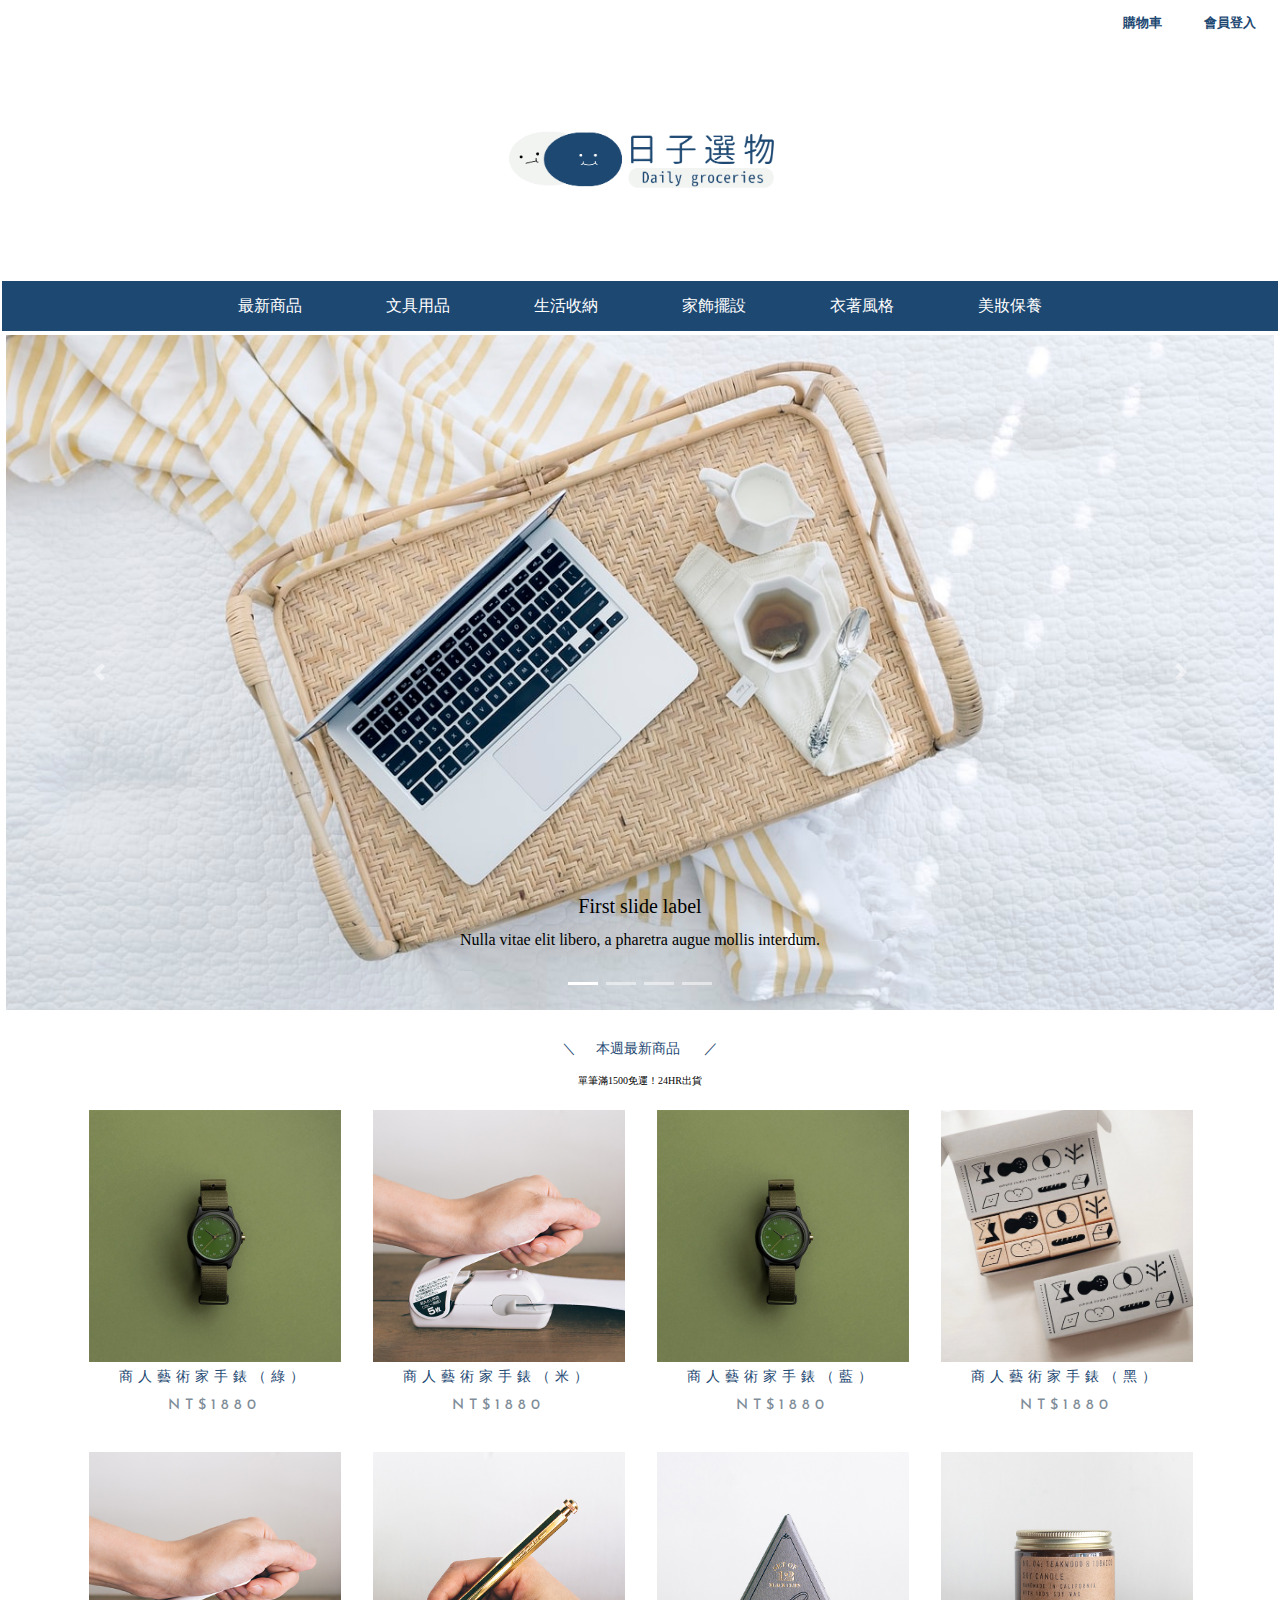
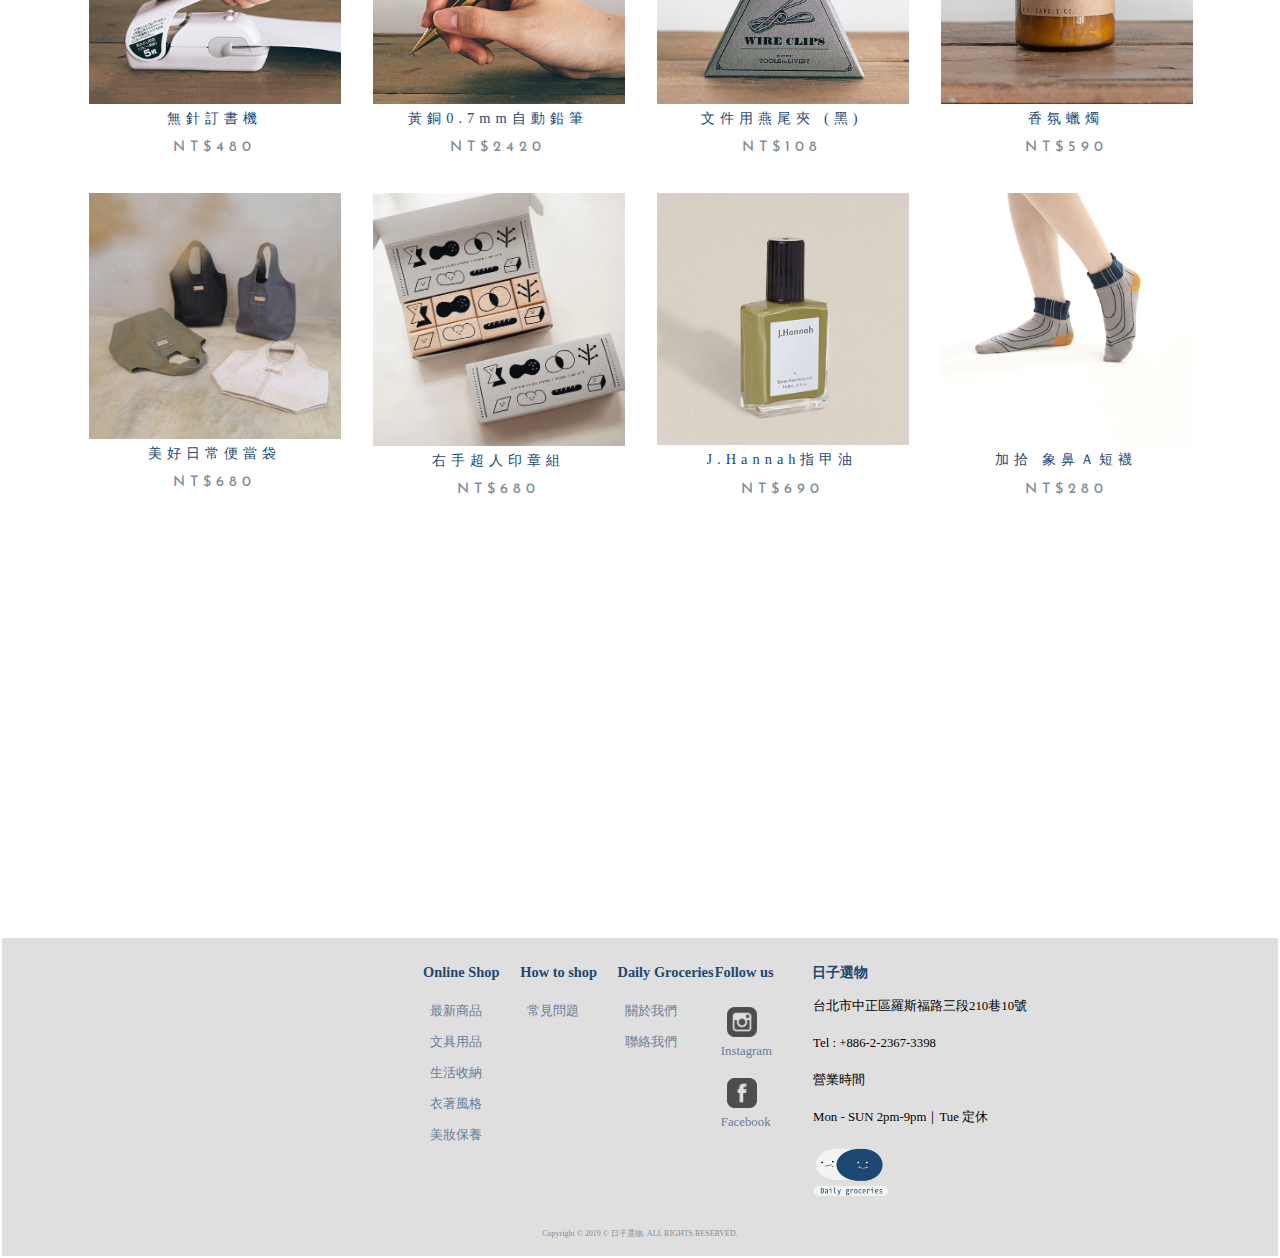
<file: index.html>
<!doctype html>
<html lang="zh">

<head>
    <meta charset="utf-8">
    <meta name="viewport" content="width=device-width, initial-scale=1, shrink-to-fit=no">
    <!-- Bootstrap CDN 連到CSS-->
    <link rel="stylesheet" href="https://stackpath.bootstrapcdn.com/bootstrap/4.3.1/css/bootstrap.min.css"
        integrity="sha384-ggOyR0iXCbMQv3Xipma34MD+dH/1fQ784/j6cY/iJTQUOhcWr7x9JvoRxT2MZw1T" crossorigin="anonymous">
    <!-- 連結到CSS -->
    <link rel="stylesheet" href="css/style.css">
    <!-- 網站顯示名稱 -->
    <title>日子 選物</title>
    <!-- favicon -->
    <link rel="shortcut icon" href="img/favicon.png" type="image/x-icon" />
    <!-- AOS動畫套件CDN 連到CSS-->
    <link rel="stylesheet" href="https://unpkg.com/aos@next/dist/aos.css" />
</head>

<body>
    <div id="button"><a href="login.html">會員登入</a><a href="#">購物車</a></div>
    <!-- logo -->
    <nav>
        <div id="logo"><a href="index.html"><img src="img/logo.png" alt="日子選物首頁"></a></div>
    </nav>
    <!-- nav bar導覽列自帶ＲＷＤ -->
    <nav class="navbar navbar-expand-lg navbar-light bg-light sticky-top ">
        <button class="navbar-toggler" type="button" data-toggle="collapse" data-target="#navbarNavDropdown"
            aria-controls="navbarNavDropdown" aria-expanded="false" aria-label="Toggle navigation">
            <span class="navbar-toggler-icon"></span>
        </button>
        <div class="collapse navbar-collapse justify-content-center" id="navbarNavDropdown">
            <ul class="navbar-nav">
                <li class="nav-item">
                    <a class="nav-link" href="product.html">最新商品<span class="sr-only">(current)</span></a>
                </li>
                <li class="nav-item">
                    <a class="nav-link" href="product.html">文具用品</a>
                </li>
                <li class="nav-item">
                    <a class="nav-link" href="product.html">生活收納</a>
                </li>
                <li class="nav-item">
                    <a class="nav-link" href="product.html">家飾擺設</a>
                </li>
                <li class="nav-item">
                    <a class="nav-link" href="product.html">衣著風格</a>
                </li>
                <li class="nav-item">
                    <a class="nav-link" href="product.html">美妝保養</a>
                </li>
            </ul>
        </div>
    </nav>
    <!-- banner照片輪播 -->
    <div class="bd-example">
        <div id="carouselExampleCaptions" class="carousel slide" data-ride="carousel">
            <ol class="carousel-indicators">
                <li data-target="#carouselExampleCaptions" data-slide-to="0" class="active"></li>
                <li data-target="#carouselExampleCaptions" data-slide-to="1"></li>
                <li data-target="#carouselExampleCaptions" data-slide-to="2"></li>
                <li data-target="#carouselExampleCaptions" data-slide-to="3"></li>
            </ol>
            <div class="carousel-inner">
                <div class="carousel-item active">
                    <img src="img/banner01.jpg" class="d-block w-100" alt="...">
                    <div class="carousel-caption d-none d-md-block">
                        <h5>First slide label</h5>
                        <p>Nulla vitae elit libero, a pharetra augue mollis interdum.</p>
                    </div>
                </div>
                <div class="carousel-item">
                    <img src="img/banner02.jpg" class="d-block w-100" alt="...">
                    <div class="carousel-caption d-none d-md-block">
                        <h5>Second slide label</h5>
                        <p>Lorem ipsum dolor sit amet, consectetur adipiscing elit.</p>
                    </div>
                </div>
                <div class="carousel-item">
                    <img src="img/banner03.jpg" class="d-block w-100" alt="...">
                    <div class="carousel-caption d-none d-md-block">
                        <h5>Third slide label</h5>
                        <p>Praesent commodo cursus magna, vel scelerisque nisl consectetur.</p>
                    </div>
                </div>
                <div class="carousel-item">
                    <img src="img/banner04.jpg" class="d-block w-100" alt="...">
                    <div class="carousel-caption d-none d-md-block">
                        <h5>Second slide label</h5>
                        <p>Lorem ipsum dolor sit amet, consectetur adipiscing elit.</p>
                    </div>
                </div>
            </div>
            <a class="carousel-control-prev" href="#carouselExampleCaptions" role="button" data-slide="prev">
                <span class="carousel-control-prev-icon" aria-hidden="true"></span>
                <span class="sr-only">Previous</span>
            </a>
            <a class="carousel-control-next" href="#carouselExampleCaptions" role="button" data-slide="next">
                <span class="carousel-control-next-icon" aria-hidden="true"></span>
                <span class="sr-only">Next</span>
            </a>
        </div>
    </div>
    <!-- 產品 -->
    <div class="title-box">
        <h2 class="title">本週最新商品 </h2>
        <h1>單筆滿1500免運！24HR出貨</h1>
    </div>
    <div class="container">
        <div class="row">
            <!-- (.col-lg-3.col-md-6.col-sm-12>img)*4 -->
            <div class="col-lg-3 col-md-6 col-sm-12">
                <a href="#"> <img src="./img/product01.jpg">
                    <h2>商人藝術家手錶（綠）</h2>
                    <h3>NT$1880</h3>
                </a>
            </div>
            <div class="col-lg-3 col-md-6 col-sm-12">
                <a href="#"><img src="./img/product02.jpg">
                    <h2>商人藝術家手錶（米）</h2>
                    <h3>NT$1880</h3>
                </a>
            </div>
            <div class="col-lg-3 col-md-6 col-sm-12">
                <a href="#"><img src="./img/product03.jpg">
                    <h2>商人藝術家手錶（藍）</h2>
                    <h3>NT$1880</h3>
                </a>
            </div>
            <div class="col-lg-3 col-md-6 col-sm-12">
                <a href="#"> <img src="./img/product04.jpg">
                    <h2>商人藝術家手錶（黑）</h2>
                    <h3>NT$1880</h3>
                </a>
            </div>
            <div class="col-lg-3 col-md-6 col-sm-12">
                <a href="#"><img src="./img/product05.jpg">
                    <h2>無針訂書機</h2>
                    <h3>NT$480</h3>
                </a>
            </div>
            <div class="col-lg-3 col-md-6 col-sm-12">
                <a href="#"><img src="./img/product06.jpg">
                    <h2>黃銅0.7mm自動鉛筆</h2>
                    <h3>NT$2420</h3>
                </a>
            </div>
            <div class="col-lg-3 col-md-6 col-sm-12">
                <a href="#"><img src="./img/product07.jpg">
                    <h2>文件用燕尾夾 (黑)</h2>
                    <h3>NT$108</h3>
                </a>
            </div>
            <div class="col-lg-3 col-md-6 col-sm-12">
                <a href="#"><img src="./img/product08.jpg">
                    <h2>香氛蠟燭</h2>
                    <h3>NT$590</h3>
                </a>
            </div>
            <div class="col-lg-3 col-md-6 col-sm-12">
                <a href="#"><img src="./img/product09.jpg">
                    <h2>美好日常便當袋</h2>
                    <h3>NT$680</h3>
                </a>
            </div>
            <div class="col-lg-3 col-md-6 col-sm-12">
                <a href="#"><img src="./img/product10.jpg">
                    <h2>右手超人印章組</h2>
                    <h3>NT$680</h3>
                </a>
            </div>
            <div class="col-lg-3 col-md-6 col-sm-12">
                <a href="#"><img src="./img/product11.jpg">
                    <h2>J.Hannah指甲油</h2>
                    <h3>NT$690</h3>
                </a>
            </div>
            <div class="col-lg-3 col-md-6 col-sm-12">
                <a href="#"><img src="./img/product12.jpg">
                    <h2>加拾 象鼻Ａ短襪</h2>
                    <h3>NT$280</h3>
                </a>
            </div>

        </div>

        <!-- 購買區塊 -->
        <div class="row" data-aos="zoom-in-right">
            <div class="col-md-6 col-sm-12 buy-left">
                <img src="./img/banner05.jpg" alt="">
            </div>
            <div class="col-md-6 col-sm-12 buy-right">
                <div>
                    <h2>生活選物</h2>
                    <p>用心挑選,最適合你的商品</p>
                    <img src="img/logo-small.png" alt="icon">
                </div>
            </div>
        </div>
        <!-- 回到頂端鈕 -->
        <div id="back-to-top">^</div>
    </div>
    <!-- Footer -->
    <footer id="footer" style="visibility: visible; opacity: 1;">

        <div class="inner">

            <section class="online-shop col-1">
                <h3 class="h5">Online Shop</h3>
                <ul class="content">
                    <li><a href="product.html">最新商品</a></li>
                    <li><a href="product.html">文具用品</a></li>
                    <li><a href="product.html">生活收納</a></li>
                    <li><a href="product.html">衣著風格</a></li>
                    <li><a href="product.html">美妝保養</a></li>
                </ul>
            </section>

            <section class="how-to-shop col-2">
                <h3 class="h5">How to shop</h3>
                <ul class="content">
                    <li><a href="Q&A.html">常見問題</a></li>

                </ul>
            </section>

            <section class="metalinks col-3">
                <h3 class="h5">Daily Groceries</h3>
                <ul class="content">
                    <li><a href="aboutme.html">關於我們</a></li>
                    <li><a href="contactus.html">聯絡我們</a></li>
                </ul>
            </section>

            <section class="follow-us col-4">
                <h3 class="h5">Follow us</h3>
                <ul class="content">
                    <li class="instagram"><a href="https://www.instagram.com/little_forest166" target="_blank">
                            <img src="img/instagram.png" alt="Instagram">Instagram</a></li>
                    <li class="facebook"><a href="https://www.facebook.com/littleforest166/" target="_blank">
                            <img src="img/facebook.png" alt="facebook">Facebook</a></li>
                </ul>
            </section>

            <section class="metalinks col-5">
                <h3 class="h5">日子選物</h3>
                <div class="content">
                    <p>台北市中正區羅斯福路三段210巷10號</p>
                    <p>Tel : +886-2-2367-3398</p>
                    <p>營業時間</p>
                    <p>Mon - SUN 2pm-9pm｜Tue 定休</p>
                    <img src="img/logo-small.png" alt="logo-small">
                </div>
            </section>
        </div>
        <div id="copyright">Copyright &copy; 2019 © 日子選物. ALL RIGHTS RESERVED.</div>
    </footer>
    <!-- bootstrap CDN (js)-->
    <script src="https://code.jquery.com/jquery-3.3.1.slim.min.js"
        integrity="sha384-q8i/X+965DzO0rT7abK41JStQIAqVgRVzpbzo5smXKp4YfRvH+8abtTE1Pi6jizo"
        crossorigin="anonymous"></script>
    <script src="https://cdnjs.cloudflare.com/ajax/libs/popper.js/1.14.7/umd/popper.min.js"
        integrity="sha384-UO2eT0CpHqdSJQ6hJty5KVphtPhzWj9WO1clHTMGa3JDZwrnQq4sF86dIHNDz0W1"
        crossorigin="anonymous"></script>
    <script src="https://stackpath.bootstrapcdn.com/bootstrap/4.3.1/js/bootstrap.min.js"
        integrity="sha384-JjSmVgyd0p3pXB1rRibZUAYoIIy6OrQ6VrjIEaFf/nJGzIxFDsf4x0xIM+B07jRM"
        crossorigin="anonymous"></script>

    <!-- AOS動畫套件CDN (js) -->
    <script src="https://unpkg.com/aos@next/dist/aos.js"></script>
    <!-- 啟動AOS -->
    <script>
        AOS.init();
    </script>
    <!-- jQuery CDN min 壓縮過 -->
    <script src="https://ajax.googleapis.com/ajax/libs/jquery/3.4.1/jquery.min.js"></script>
    <script src="js/main.js"></script>
</body>

</html>
</file>
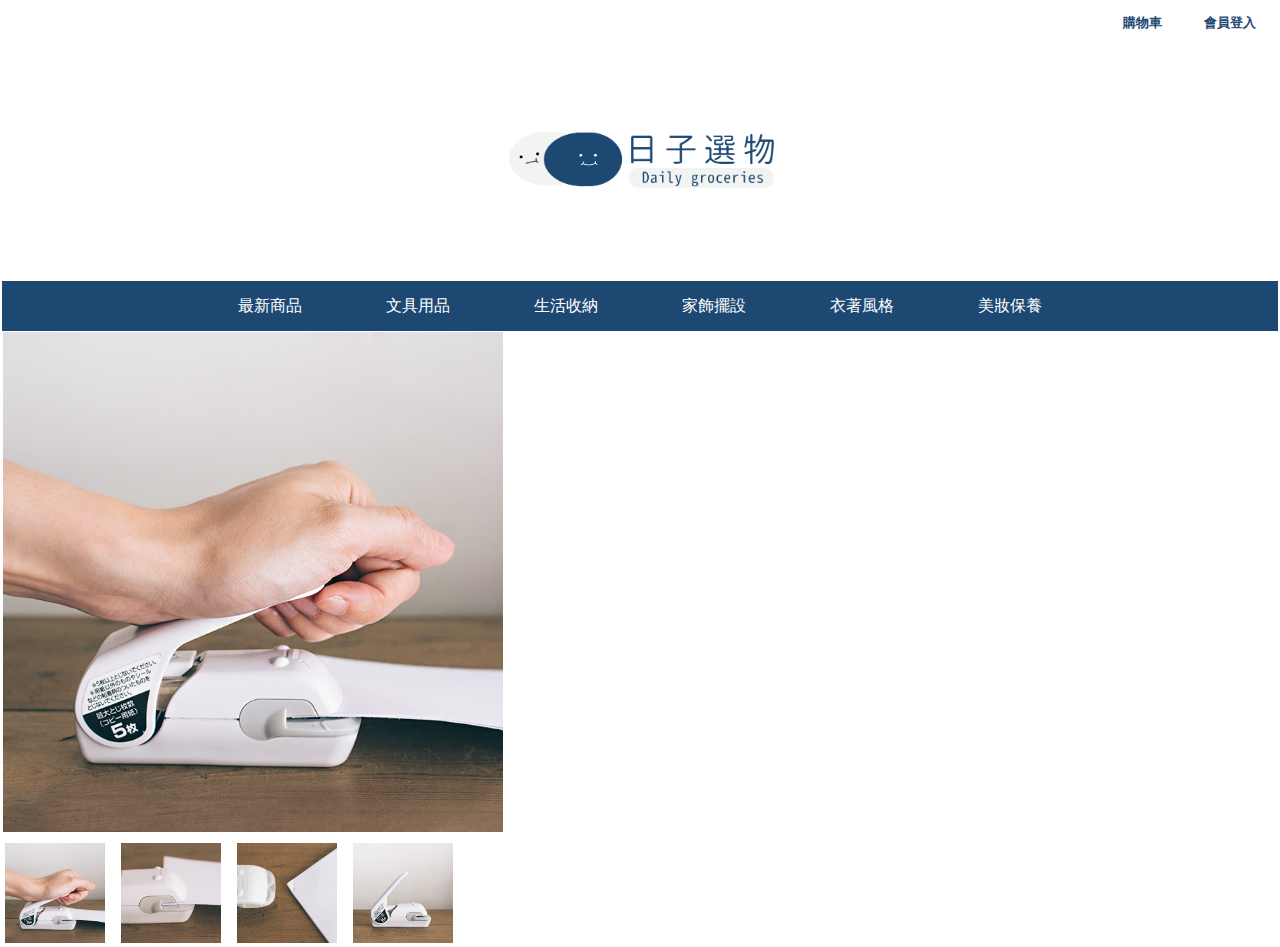
<file: product-box.html>
<!doctype html>
<html lang="zh">

<head>
    <meta charset="utf-8">
    <meta name="viewport" content="width=device-width, initial-scale=1, shrink-to-fit=no">
    <!-- Bootstrap CDN 連到CSS-->
    <link rel="stylesheet" href="https://stackpath.bootstrapcdn.com/bootstrap/4.3.1/css/bootstrap.min.css"
        integrity="sha384-ggOyR0iXCbMQv3Xipma34MD+dH/1fQ784/j6cY/iJTQUOhcWr7x9JvoRxT2MZw1T" crossorigin="anonymous">
    <!-- 連結到CSS -->
    <link rel="stylesheet" href="css/style.css">
    <!-- 網站顯示名稱 -->
    <title>日子 選物</title>
    <!-- favicon -->
    <link rel="shortcut icon" href="img/favicon.png" type="image/x-icon" />
    <!-- AOS動畫套件CDN 連到CSS-->
    <link rel="stylesheet" href="https://unpkg.com/aos@next/dist/aos.css" />
</head>

<body>
    <div id="button"><a href="login.html">會員登入</a><a href="#">購物車</a></div>
    <!-- logo -->
    <nav>
        <div id="logo"><a href="index.html"><img src="img/logo.png" alt="日子選物首頁"></a></div>
    </nav>
    <!-- nav bar導覽列自帶ＲＷＤ -->
    <nav class="navbar navbar-expand-lg navbar-light bg-light sticky-top ">
        <button class="navbar-toggler" type="button" data-toggle="collapse" data-target="#navbarNavDropdown"
            aria-controls="navbarNavDropdown" aria-expanded="false" aria-label="Toggle navigation">
            <span class="navbar-toggler-icon"></span>
        </button>
        <div class="collapse navbar-collapse justify-content-center" id="navbarNavDropdown">
            <ul class="navbar-nav">
                <li class="nav-item">
                    <a class="nav-link" href="product.html">最新商品<span class="sr-only">(current)</span></a>
                </li>
                <li class="nav-item">
                    <a class="nav-link" href="product.html">文具用品</a>
                </li>
                <li class="nav-item">
                    <a class="nav-link" href="product.html">生活收納</a>
                </li>
                <li class="nav-item">
                    <a class="nav-link" href="product.html">家飾擺設</a>
                </li>
                <li class="nav-item">
                    <a class="nav-link" href="product.html">衣著風格</a>
                </li>
                <li class="nav-item">
                    <a class="nav-link" href="product.html">美妝保養</a>
                </li>
            </ul>
        </div>
    </nav>
    <!-- // product-box -->
    <div class="showbox">
        <img id="show-image" src="product-box/stapler01.jpg" />
        <div class="abgne-block-20120106">
            <a href="product-box/stapler01.jpg"><img src="product-box/stapler01.jpg" title="" /></a>
            <a href="product-box/stapler02.jpg"><img src="product-box/stapler02.jpg" title="" /></a>
            <a href="product-box/stapler03.jpg"><img src="product-box/stapler03.jpg" title="" /></a>
            <a href="product-box/stapler04.jpg"><img src="product-box/stapler04.jpg" title="" /></a>
        </div>
    </div>
    <!-- bootstrap CDN (js)-->
    <script src="https://code.jquery.com/jquery-3.3.1.slim.min.js"
        integrity="sha384-q8i/X+965DzO0rT7abK41JStQIAqVgRVzpbzo5smXKp4YfRvH+8abtTE1Pi6jizo"
        crossorigin="anonymous"></script>
    <script src="https://cdnjs.cloudflare.com/ajax/libs/popper.js/1.14.7/umd/popper.min.js"
        integrity="sha384-UO2eT0CpHqdSJQ6hJty5KVphtPhzWj9WO1clHTMGa3JDZwrnQq4sF86dIHNDz0W1"
        crossorigin="anonymous"></script>
    <script src="https://stackpath.bootstrapcdn.com/bootstrap/4.3.1/js/bootstrap.min.js"
        integrity="sha384-JjSmVgyd0p3pXB1rRibZUAYoIIy6OrQ6VrjIEaFf/nJGzIxFDsf4x0xIM+B07jRM"
        crossorigin="anonymous"></script>

    <!-- AOS動畫套件CDN (js) -->
    <script src="https://unpkg.com/aos@next/dist/aos.js"></script>
    <!-- 啟動AOS -->
    <script>
        AOS.init();
    </script>
    <!-- jQuery CDN min 壓縮過 -->
    <script src="https://ajax.googleapis.com/ajax/libs/jquery/3.4.1/jquery.min.js"></script>
    <script src="js/main.js"></script>
</body>

</html>
</file>
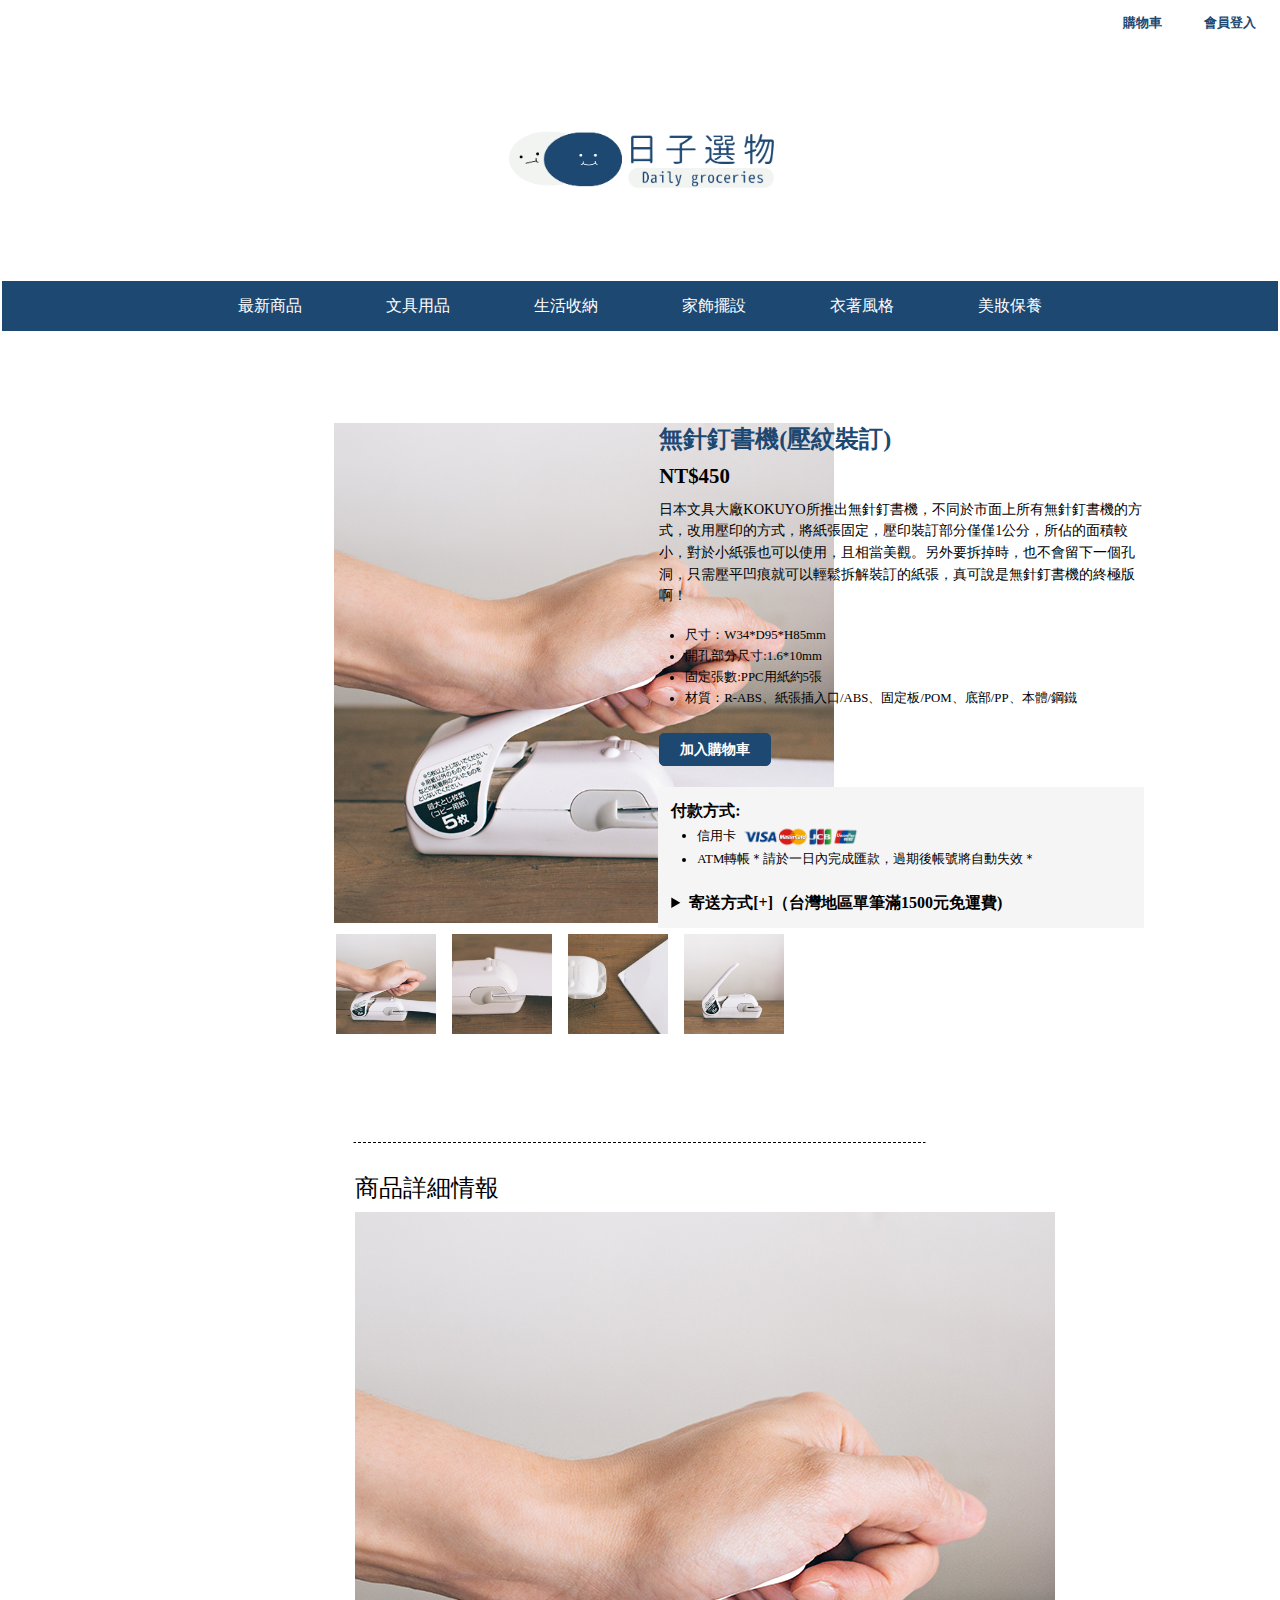
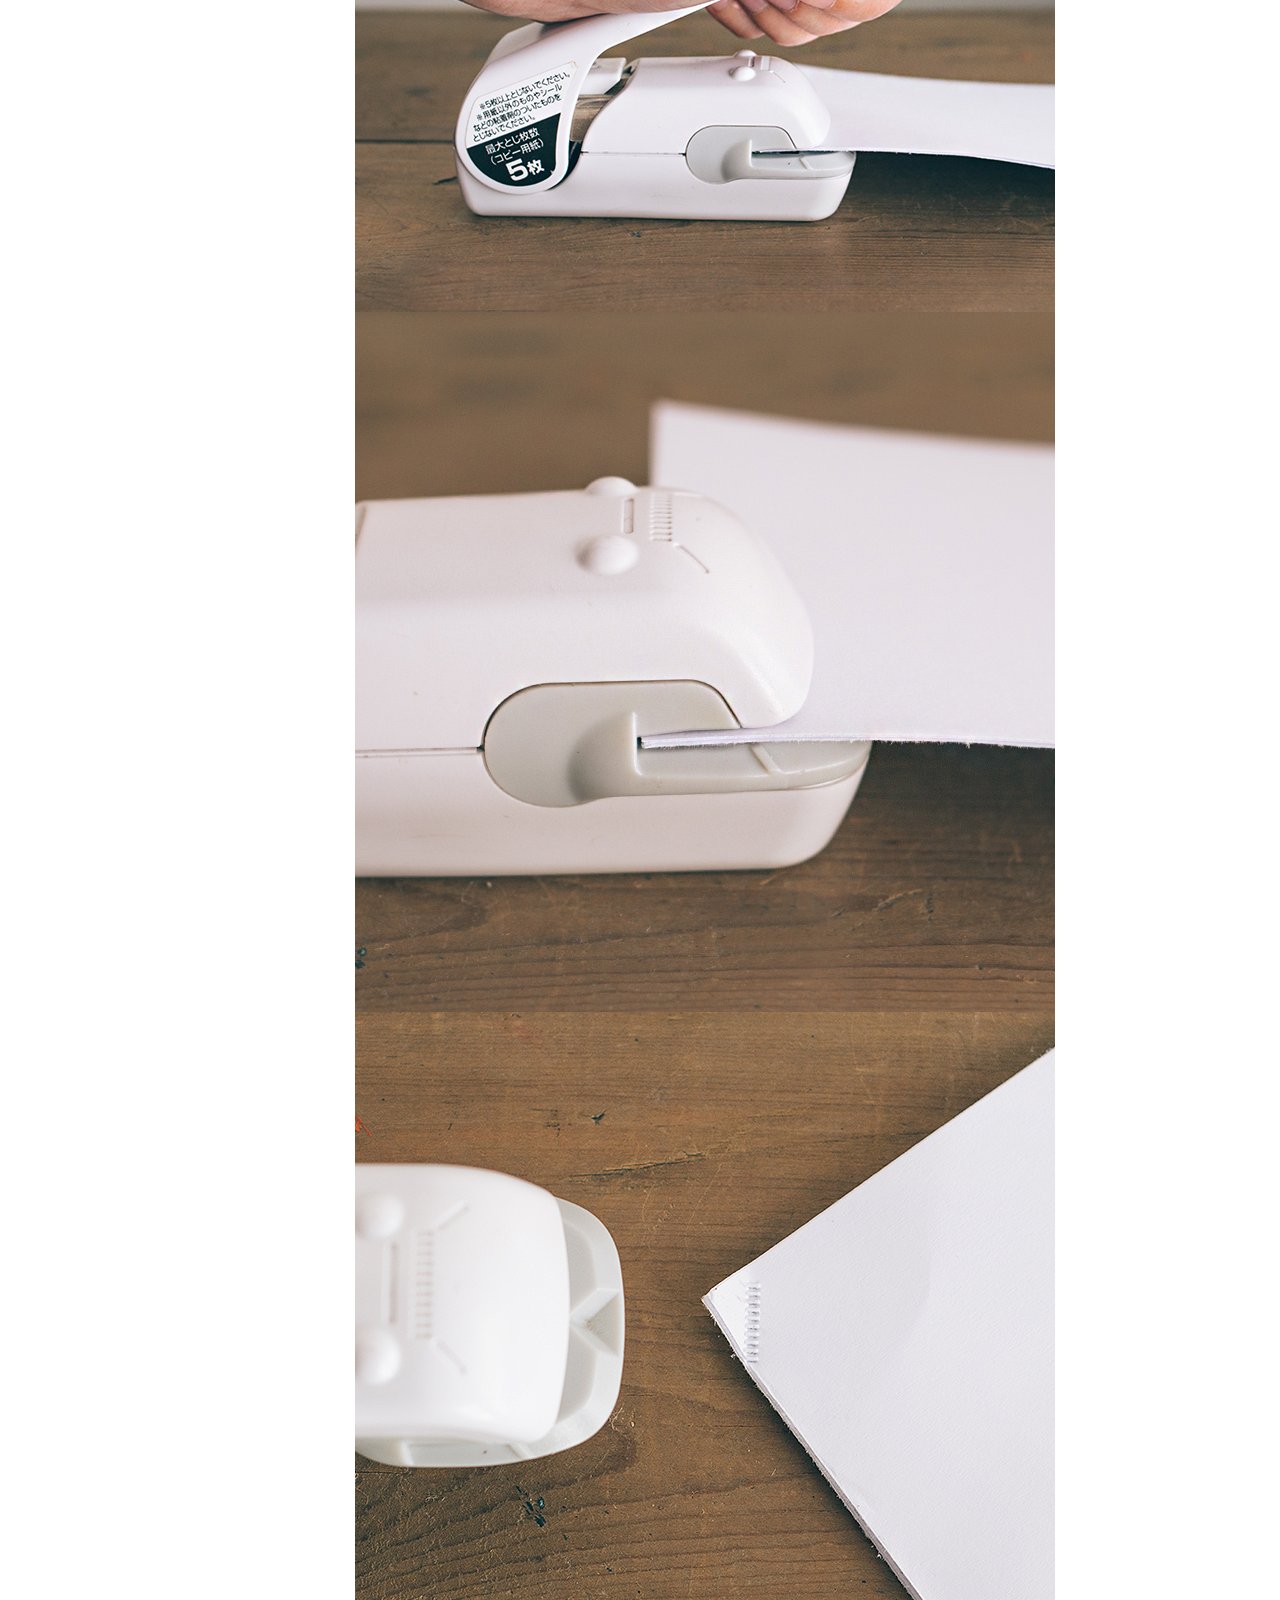
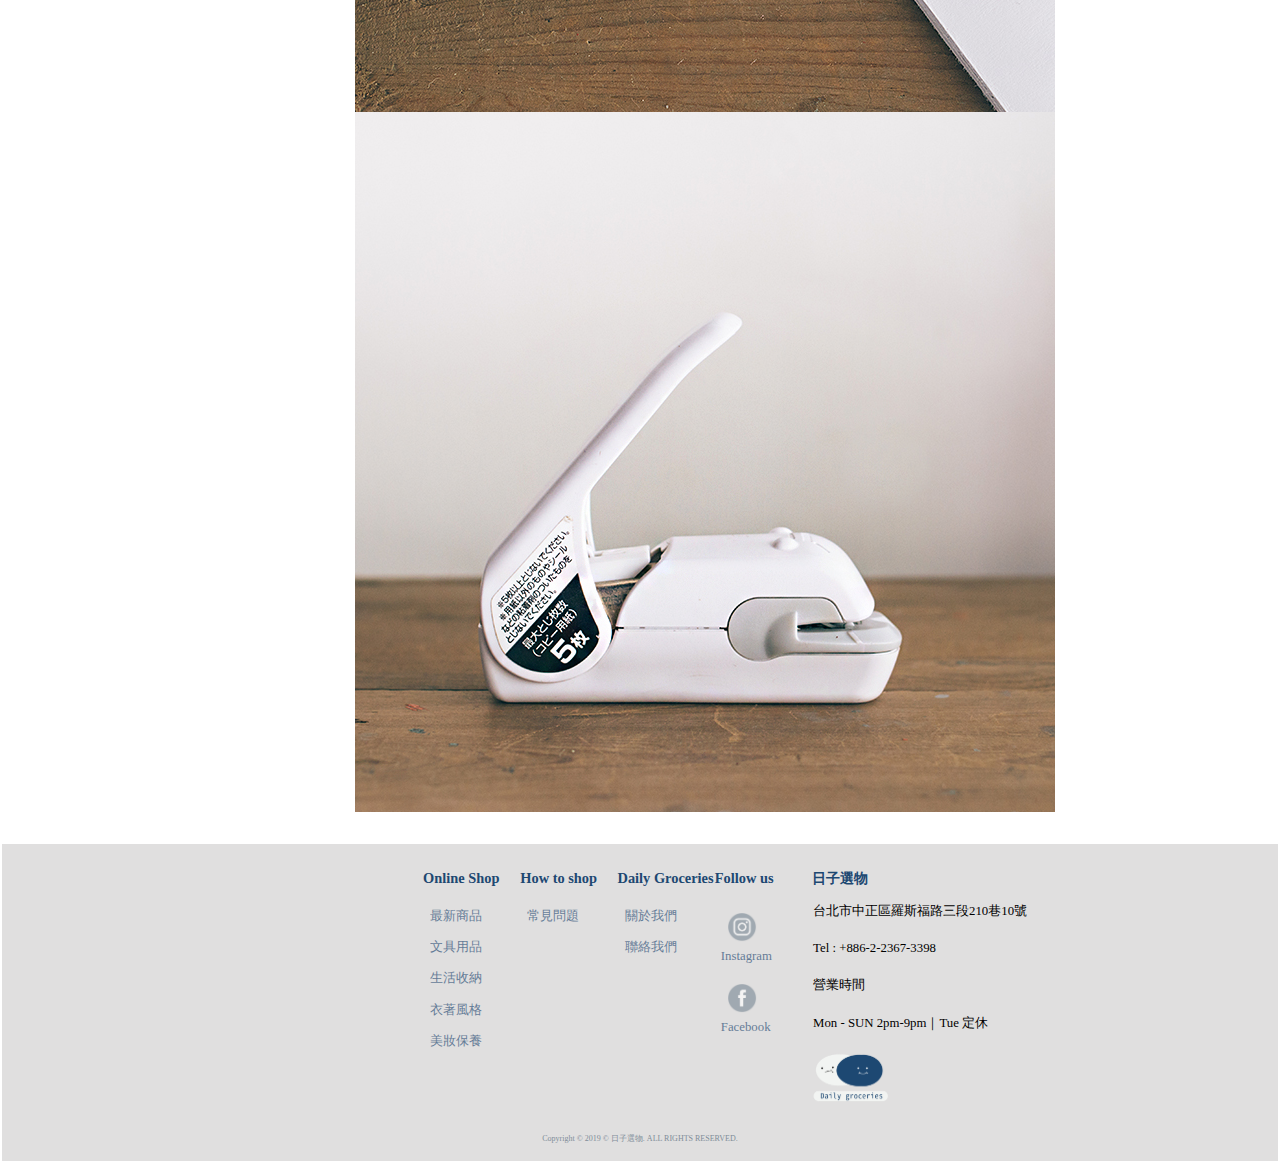
<file: stapler.html>
<!doctype html>
<html lang="zh">

<head>
    <meta charset="utf-8">
    <meta name="viewport" content="width=device-width, initial-scale=1, shrink-to-fit=no">
    <!-- Bootstrap CDN 連到CSS-->
    <link rel="stylesheet" href="https://stackpath.bootstrapcdn.com/bootstrap/4.3.1/css/bootstrap.min.css"
        integrity="sha384-ggOyR0iXCbMQv3Xipma34MD+dH/1fQ784/j6cY/iJTQUOhcWr7x9JvoRxT2MZw1T" crossorigin="anonymous">
    <!-- 連結到CSS -->
    <link rel="stylesheet" href="css/style.css">
    <!-- 網站顯示名稱 -->
    <title>日子 選物</title>
    <!-- favicon -->
    <link rel="shortcut icon" href="img/favicon.png" type="image/x-icon" />
    <!-- AOS動畫套件CDN 連到CSS-->
    <link rel="stylesheet" href="https://unpkg.com/aos@next/dist/aos.css" />
</head>

<body>
    <div id="button"><a href="login.html">會員登入</a><a href="#">購物車</a></div>
    <!-- logo -->
    <nav>
        <div id="logo"><a href="index.html"><img src="img/logo.png" alt="日子選物首頁"></a></div>
    </nav>
    <!-- nav bar導覽列自帶ＲＷＤ -->
    <nav class="navbar navbar-expand-lg navbar-light bg-light sticky-top ">
        <button class="navbar-toggler" type="button" data-toggle="collapse" data-target="#navbarNavDropdown"
            aria-controls="navbarNavDropdown" aria-expanded="false" aria-label="Toggle navigation">
            <span class="navbar-toggler-icon"></span>
        </button>
        <div class="collapse navbar-collapse justify-content-center" id="navbarNavDropdown">
            <ul class="navbar-nav">
                <li class="nav-item">
                    <a class="nav-link" href="product.html">最新商品<span class="sr-only">(current)</span></a>
                </li>
                <li class="nav-item">
                    <a class="nav-link" href="product.html">文具用品</a>
                </li>
                <li class="nav-item">
                    <a class="nav-link" href="product.html">生活收納</a>
                </li>
                <li class="nav-item">
                    <a class="nav-link" href="product.html">家飾擺設</a>
                </li>
                <li class="nav-item">
                    <a class="nav-link" href="product.html">衣著風格</a>
                </li>
                <li class="nav-item">
                    <a class="nav-link" href="product.html">美妝保養</a>
                </li>
            </ul>
        </div>
    </nav>
    <!-- // product-box -->
    <div class="product-box">
        <!-- // product-box圖片區 -->
        <div class="showbox01">
            <img id="show-image" src="product-box/stapler01.jpg" />
            <div class="abgne-block-20120106">
                <a href="product-box/stapler01.jpg"><img src="product-box/stapler01.jpg" title="" /></a>
                <a href="product-box/stapler02.jpg"><img src="product-box/stapler02.jpg" title="" /></a>
                <a href="product-box/stapler03.jpg"><img src="product-box/stapler03.jpg" title="" /></a>
                <a href="product-box/stapler04.jpg"><img src="product-box/stapler04.jpg" title="" /></a>
            </div>
        </div>
        <!-- // product-box文字區 -->
        <div class="showbox02">
            <div class="product-box-text">
                <h1>無針釘書機(壓紋裝訂)</h1>
                <h2>NT$450</h2>
                <p>日本文具大廠KOKUYO所推出無針釘書機，不同於市面上所有無針釘書機的方式，改用壓印的方式，將紙張固定，壓印裝訂部分僅僅1公分，所佔的面積較小，對於小紙張也可以使用，且相當美觀。另外要拆掉時，也不會留下一個孔洞，只需壓平凹痕就可以輕鬆拆解裝訂的紙張，真可說是無針釘書機的終極版啊！
                </p>
                <ul>
                    <li>尺寸：W34*D95*H85mm</li>
                    <li>開孔部分尺寸:1.6*10mm</li>
                    <li>固定張數:PPC用紙約5張</li>
                    <li>材質：R-ABS、紙張插入口/ABS、固定板/POM、底部/PP、本體/鋼鐵</li>
                </ul>
                <div class="shopping-button">
                    <input type="reset" value="加入購物車" class="shopping-btn">
                </div>
                <div class="shopping-notes">
                    <div class="pay-box">
                        <b>付款方式:</b>
                        <ul>
                            <li>信用卡 <img src="img/creditcard.png" alt="接受信用卡刷卡"></li>
                            <li>ATM轉帳＊請於一日內完成匯款，過期後帳號將自動失效＊</li>
                        </ul>
                    </div>
                    <details>
                        <summary><b>寄送方式[+]（台灣地區單筆滿1500元免運費)</b></summary>
                        <div>
                            <ul>
                                <li>郵局寄送</li>
                                <li>7-11店舖取貨</li>
                                <li>到店取貨（若未完成線上付款，將不保留商品）</li>
                                <li>香港、澳門採順豐寄送</li>
                            </ul>
                        </div>
                    </details>
                </div>
            </div>
        </div>
        <div class="product-imgdescribe ">
            <h4>商品詳細情報</h4>
            <a class="product-img"><img src="product-box/stapler01.jpg" alt=""></a>
            <a class="product-img"><img src="product-box/stapler02.jpg" alt=""></a>
            <a class="product-img"><img src="product-box/stapler03.jpg" alt=""></a>
            <a class="product-img"><img src="product-box/stapler04.jpg" alt=""></a>
        </div>
    </div>

    <!-- Footer -->
    <footer id="footer" style="visibility: visible; opacity: 1;">

        <div class="inner">

            <section class="online-shop col-1">
                <h3 class="h5">Online Shop</h3>
                <ul class="content">
                    <li><a href="product.html">最新商品</a></li>
                    <li><a href="product.html">文具用品</a></li>
                    <li><a href="product.html">生活收納</a></li>
                    <li><a href="product.html">衣著風格</a></li>
                    <li><a href="product.html">美妝保養</a></li>
                </ul>
            </section>

            <section class="how-to-shop col-2">
                <h3 class="h5">How to shop</h3>
                <ul class="content">
                    <li><a href="Q&A.html">常見問題</a></li>

                </ul>
            </section>

            <section class="metalinks col-3">
                <h3 class="h5">Daily Groceries</h3>
                <ul class="content">
                    <li><a href="aboutme.html">關於我們</a></li>
                    <li><a href="contactus.html">聯絡我們</a></li>
                </ul>
            </section>

            <section class="follow-us col-4">
                <h3 class="h5">Follow us</h3>
                <ul class="content">
                    <li class="instagram"><a href="https://www.instagram.com/little_forest166" target="_blank">
                            <img src="img/icon-02.png" alt="Instagram">Instagram</a></li>
                    <li class="facebook"><a href="https://www.facebook.com/littleforest166/" target="_blank">
                            <img src="img/icon-03.png" alt="facebook">Facebook</a></li>
                </ul>
            </section>

            <section class="metalinks col-5">
                <h3 class="h5">日子選物</h3>
                <div class="content">
                    <p>台北市中正區羅斯福路三段210巷10號</p>
                    <p>Tel : +886-2-2367-3398</p>
                    <p>營業時間</p>
                    <p>Mon - SUN 2pm-9pm｜Tue 定休</p>
                    <img src="img/logo-small.png" alt="logo-small">
                </div>
            </section>
        </div>
        <div id="copyright">Copyright &copy; 2019 © 日子選物. ALL RIGHTS RESERVED.</div>
    </footer>
    <!-- bootstrap CDN (js)-->
    <script src="https://code.jquery.com/jquery-3.3.1.slim.min.js"
        integrity="sha384-q8i/X+965DzO0rT7abK41JStQIAqVgRVzpbzo5smXKp4YfRvH+8abtTE1Pi6jizo"
        crossorigin="anonymous"></script>
    <script src="https://cdnjs.cloudflare.com/ajax/libs/popper.js/1.14.7/umd/popper.min.js"
        integrity="sha384-UO2eT0CpHqdSJQ6hJty5KVphtPhzWj9WO1clHTMGa3JDZwrnQq4sF86dIHNDz0W1"
        crossorigin="anonymous"></script>
    <script src="https://stackpath.bootstrapcdn.com/bootstrap/4.3.1/js/bootstrap.min.js"
        integrity="sha384-JjSmVgyd0p3pXB1rRibZUAYoIIy6OrQ6VrjIEaFf/nJGzIxFDsf4x0xIM+B07jRM"
        crossorigin="anonymous"></script>

    <!-- AOS動畫套件CDN (js) -->
    <script src="https://unpkg.com/aos@next/dist/aos.js"></script>
    <!-- 啟動AOS -->
    <script>
        AOS.init();
    </script>
    <!-- jQuery CDN min 壓縮過 -->
    <script src="https://ajax.googleapis.com/ajax/libs/jquery/3.4.1/jquery.min.js"></script>
    <script src="js/main.js"></script>
</body>

</html>
</file>
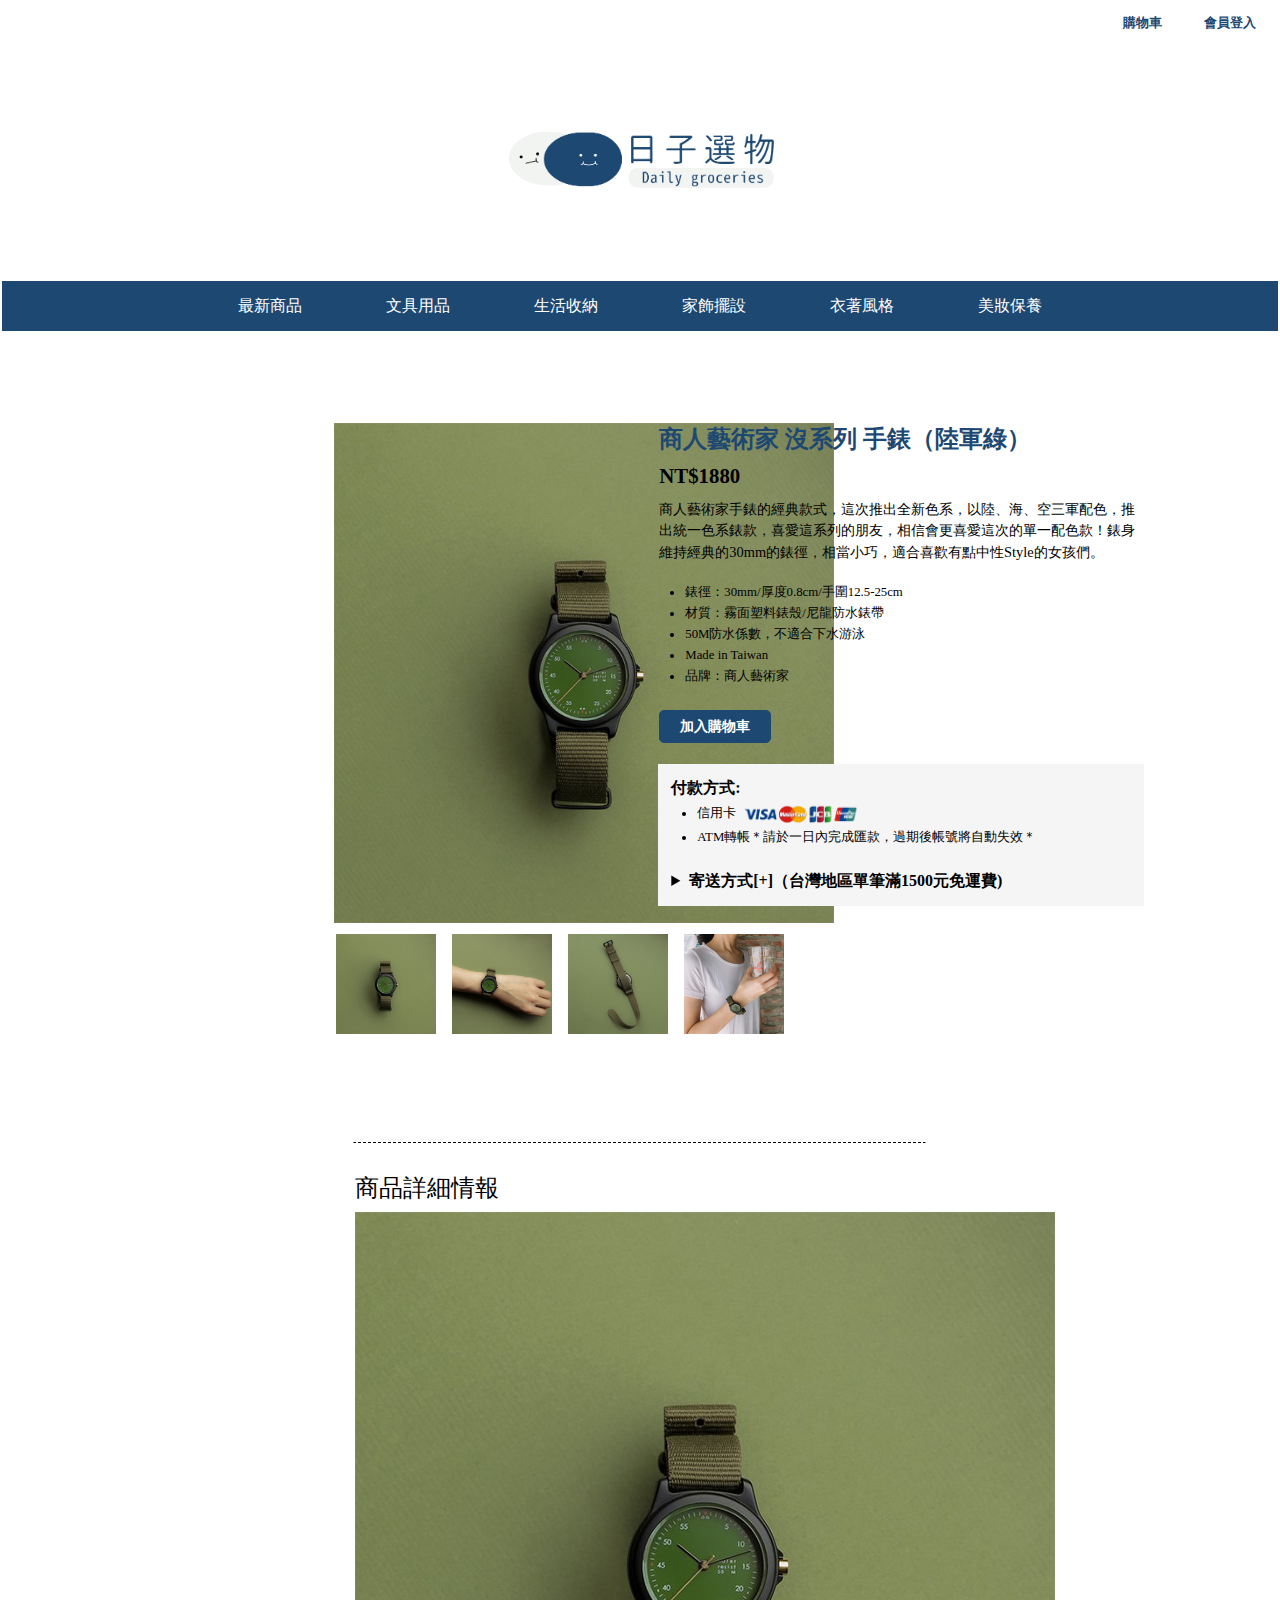
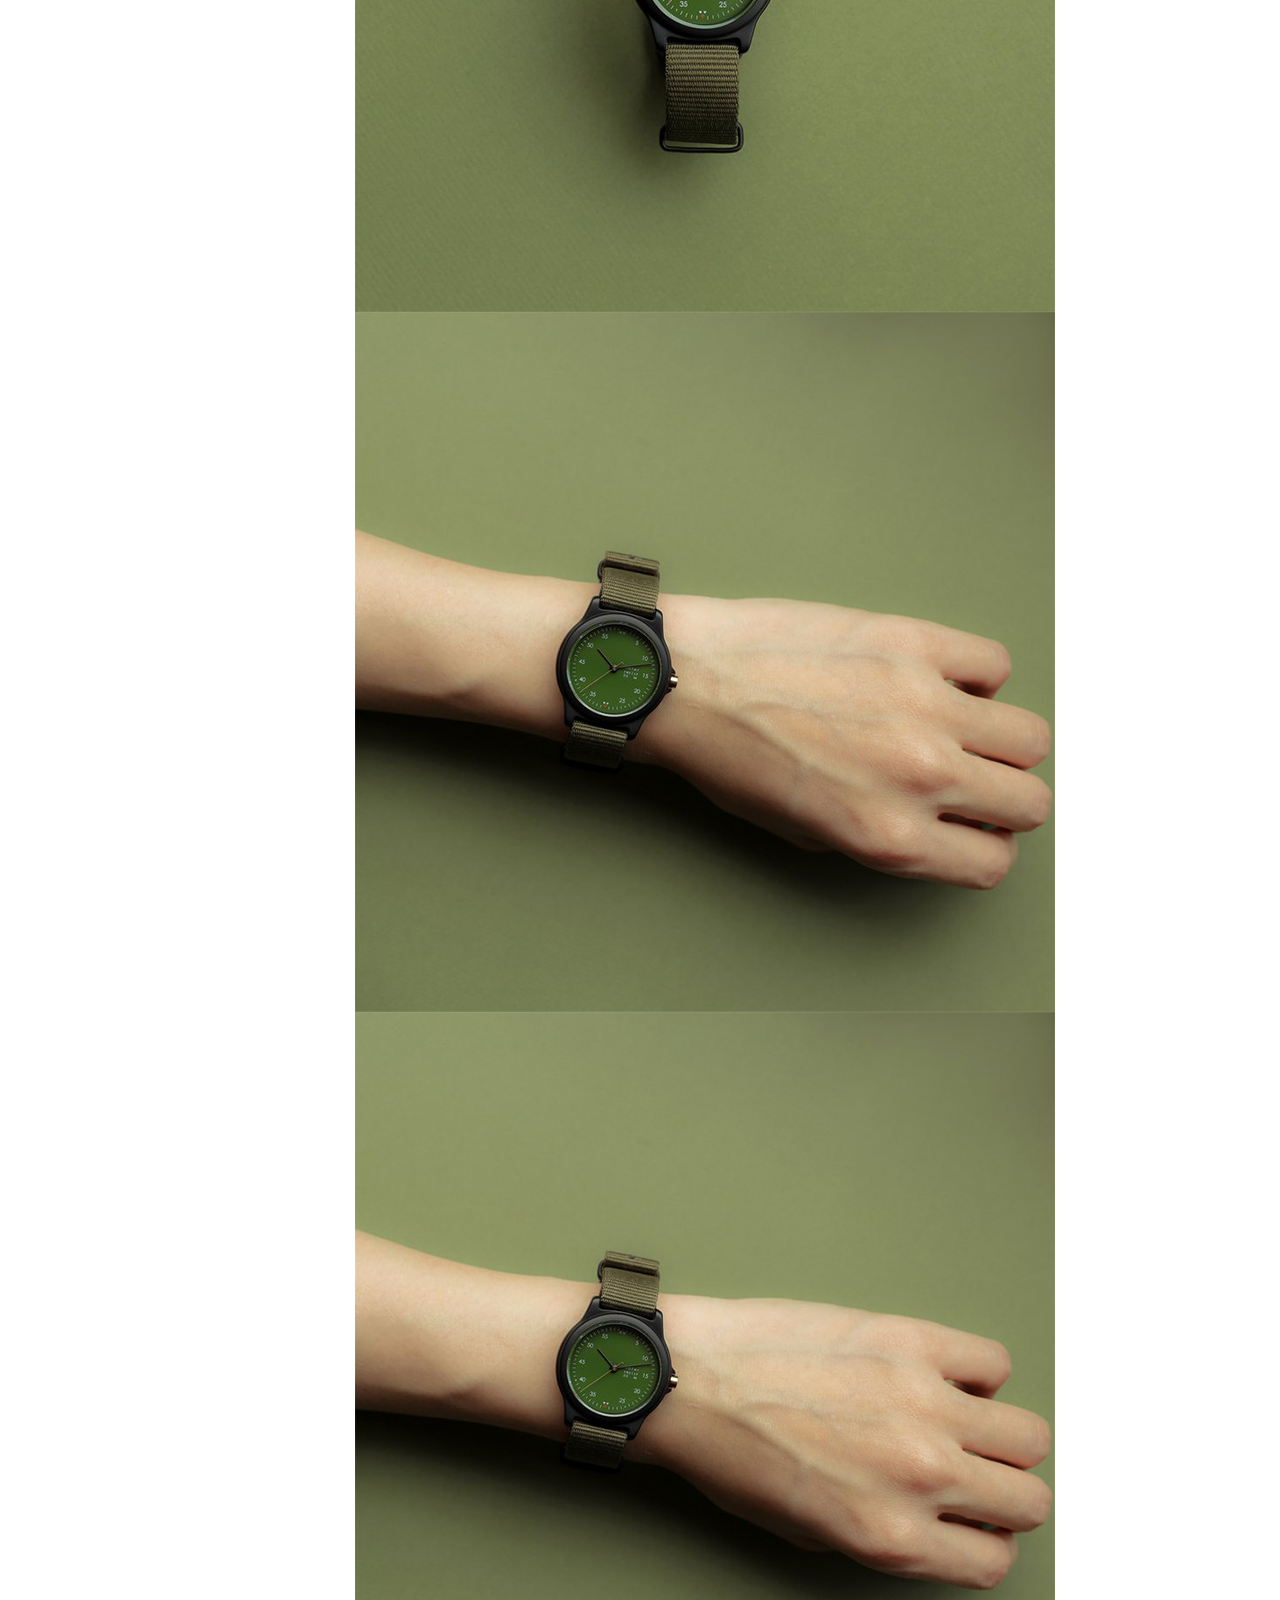
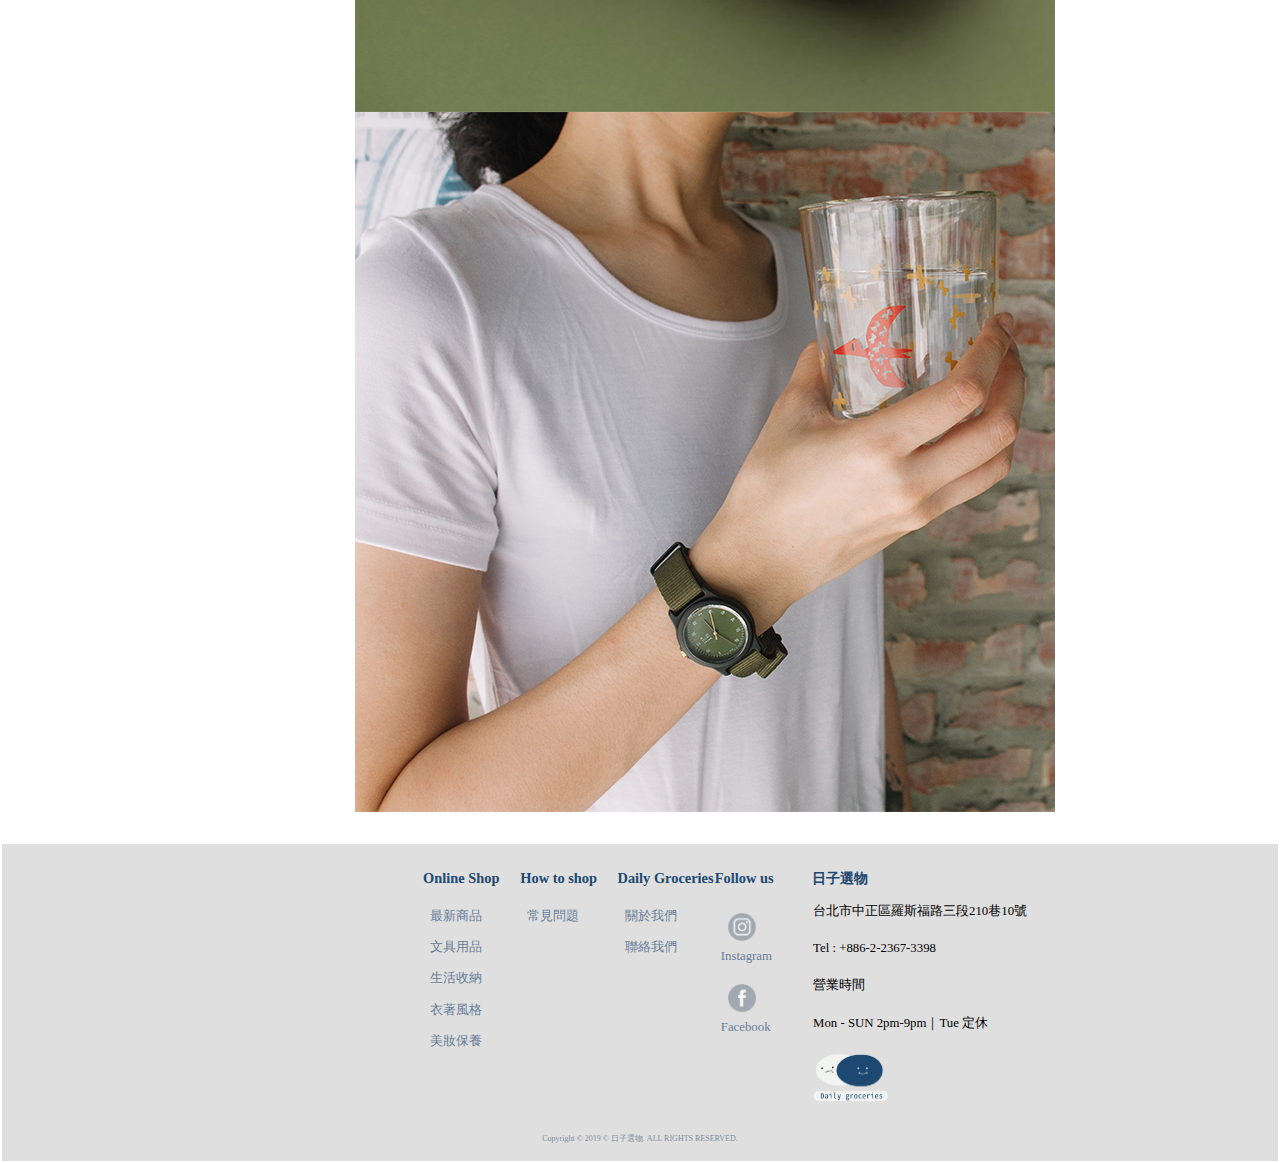
<file: watch-green.html>
<!doctype html>
<html lang="zh">

<head>
    <meta charset="utf-8">
    <meta name="viewport" content="width=device-width, initial-scale=1, shrink-to-fit=no">
    <!-- Bootstrap CDN 連到CSS-->
    <link rel="stylesheet" href="https://stackpath.bootstrapcdn.com/bootstrap/4.3.1/css/bootstrap.min.css"
        integrity="sha384-ggOyR0iXCbMQv3Xipma34MD+dH/1fQ784/j6cY/iJTQUOhcWr7x9JvoRxT2MZw1T" crossorigin="anonymous">
    <!-- 連結到CSS -->
    <link rel="stylesheet" href="css/style.css">
    <!-- 網站顯示名稱 -->
    <title>Daily Groceries 日子選物</title>
    <!-- favicon -->
    <link rel="shortcut icon" href="img/favicon.png" type="image/x-icon" />
    <!-- AOS動畫套件CDN 連到CSS-->
    <link rel="stylesheet" href="https://unpkg.com/aos@next/dist/aos.css" />
</head>

<body>
    <div id="button"><a href="login.html">會員登入</a><a href="#">購物車</a></div>
    <!-- logo -->
    <nav>
        <div id="logo"><a href="index.html"><img src="img/logo.png" alt="日子選物首頁"></a></div>
    </nav>
    <!-- nav bar導覽列自帶ＲＷＤ -->
    <nav class="navbar navbar-expand-lg navbar-light bg-light sticky-top ">
        <button class="navbar-toggler" type="button" data-toggle="collapse" data-target="#navbarNavDropdown"
            aria-controls="navbarNavDropdown" aria-expanded="false" aria-label="Toggle navigation">
            <span class="navbar-toggler-icon"></span>
        </button>
        <div class="collapse navbar-collapse justify-content-center" id="navbarNavDropdown">
            <ul class="navbar-nav">
                <li class="nav-item">
                    <a class="nav-link" href="product.html">最新商品<span class="sr-only">(current)</span></a>
                </li>
                <li class="nav-item">
                    <a class="nav-link" href="product.html">文具用品</a>
                </li>
                <li class="nav-item">
                    <a class="nav-link" href="product.html">生活收納</a>
                </li>
                <li class="nav-item">
                    <a class="nav-link" href="product.html">家飾擺設</a>
                </li>
                <li class="nav-item">
                    <a class="nav-link" href="product.html">衣著風格</a>
                </li>
                <li class="nav-item">
                    <a class="nav-link" href="product.html">美妝保養</a>
                </li>
            </ul>
        </div>
    </nav>
    <!-- // product-box -->
    <div class="product-box">
        <!-- // product-box圖片區 -->
        <div class="showbox01">
            <img id="show-image" src="product-box/watch-green01.jpg" />
            <div class="abgne-block-20120106">
                <a href="product-box/watch-green01.jpg"><img src="product-box/watch-green01.jpg" title="" /></a>
                <a href="product-box/watch-green02.jpg"><img src="product-box/watch-green02.jpg "title="" /></a>
                <a href="product-box/watch-green03.jpg"><img src="product-box/watch-green03.jpg" title="" /></a>
                <a href="product-box/watch-green04.jpg"><img src="product-box/watch-green04.jpg" title="" /></a>
            </div>
        </div>
        <!-- // product-box文字區 -->
        <div class="showbox02">
            <div class="product-box-text">
                <h1>商人藝術家 沒系列 手錶（陸軍綠）</h1>
                <h2>NT$1880</h2>
                <p>商人藝術家手錶的經典款式，這次推出全新色系，以陸、海、空三軍配色，推出統一色系錶款，喜愛這系列的朋友，相信會更喜愛這次的單一配色款！錶身維持經典的30mm的錶徑，相當小巧，適合喜歡有點中性Style的女孩們。
                </p>
                <ul>
                    <li>錶徑：30mm/厚度0.8cm/手圍12.5-25cm</li>
                    <li>材質：霧面塑料錶殼/尼龍防水錶帶</li>
                    <li>50M防水係數，不適合下水游泳</li>
                    <li>Made in Taiwan</li>
                    <li>品牌：商人藝術家</li>
                </ul>
                <div class="shopping-button">
                    <input type="reset" value="加入購物車" class="shopping-btn">
                </div>
                <div class="shopping-notes">
                    <div class="pay-box">
                        <b>付款方式:</b>
                        <ul>
                            <li>信用卡 <img src="img/creditcard.png" alt="接受信用卡刷卡"></li>
                            <li>ATM轉帳＊請於一日內完成匯款，過期後帳號將自動失效＊</li>
                        </ul>
                    </div>
                    <details>
                        <summary><b>寄送方式[+]（台灣地區單筆滿1500元免運費)</b></summary>
                        <div>
                            <ul>
                                <li>郵局寄送</li>
                                <li>7-11店舖取貨</li>
                                <li>到店取貨（若未完成線上付款，將不保留商品）</li>
                                <li>香港、澳門採順豐寄送</li>
                            </ul>
                        </div>
                    </details>
                </div>
            </div>
        </div>
        <div class="product-imgdescribe ">
            <h4>商品詳細情報</h4>
            <a class="product-img"><img src="product-box/watch-green01.jpg" alt=""></a>
            <a class="product-img"><img src="product-box/watch-green02.jpg" alt=""></a>
            <a class="product-img"><img src="product-box/watch-green02.jpg" alt=""></a>
            <a class="product-img"><img src="product-box/watch-green04.jpg" alt=""></a>
        </div>
    </div>

    <!-- Footer -->
    <footer id="footer" style="visibility: visible; opacity: 1;">

        <div class="inner">

            <section class="online-shop col-1">
                <h3 class="h5">Online Shop</h3>
                <ul class="content">
                    <li><a href="product.html">最新商品</a></li>
                    <li><a href="product.html">文具用品</a></li>
                    <li><a href="product.html">生活收納</a></li>
                    <li><a href="product.html">衣著風格</a></li>
                    <li><a href="product.html">美妝保養</a></li>
                </ul>
            </section>

            <section class="how-to-shop col-2">
                <h3 class="h5">How to shop</h3>
                <ul class="content">
                    <li><a href="Q&A.html">常見問題</a></li>

                </ul>
            </section>

            <section class="metalinks col-3">
                <h3 class="h5">Daily Groceries</h3>
                <ul class="content">
                    <li><a href="aboutme.html">關於我們</a></li>
                    <li><a href="contactus.html">聯絡我們</a></li>
                </ul>
            </section>

            <section class="follow-us col-4">
                <h3 class="h5">Follow us</h3>
                <ul class="content">
                    <li class="instagram"><a href="https://www.instagram.com/little_forest166" target="_blank">
                            <img src="img/icon-02.png" alt="Instagram">Instagram</a></li>
                    <li class="facebook"><a href="https://www.facebook.com/littleforest166/" target="_blank">
                            <img src="img/icon-03.png" alt="facebook">Facebook</a></li>
                </ul>
            </section>

            <section class="metalinks col-5">
                <h3 class="h5">日子選物</h3>
                <div class="content">
                    <p>台北市中正區羅斯福路三段210巷10號</p>
                    <p>Tel : +886-2-2367-3398</p>
                    <p>營業時間</p>
                    <p>Mon - SUN 2pm-9pm｜Tue 定休</p>
                    <img src="img/logo-small.png" alt="logo-small">
                </div>
            </section>
        </div>
        <div id="copyright">Copyright &copy; 2019 © 日子選物. ALL RIGHTS RESERVED.</div>
    </footer>
    <!-- bootstrap CDN (js)-->
    <script src="https://code.jquery.com/jquery-3.3.1.slim.min.js"
        integrity="sha384-q8i/X+965DzO0rT7abK41JStQIAqVgRVzpbzo5smXKp4YfRvH+8abtTE1Pi6jizo"
        crossorigin="anonymous"></script>
    <script src="https://cdnjs.cloudflare.com/ajax/libs/popper.js/1.14.7/umd/popper.min.js"
        integrity="sha384-UO2eT0CpHqdSJQ6hJty5KVphtPhzWj9WO1clHTMGa3JDZwrnQq4sF86dIHNDz0W1"
        crossorigin="anonymous"></script>
    <script src="https://stackpath.bootstrapcdn.com/bootstrap/4.3.1/js/bootstrap.min.js"
        integrity="sha384-JjSmVgyd0p3pXB1rRibZUAYoIIy6OrQ6VrjIEaFf/nJGzIxFDsf4x0xIM+B07jRM"
        crossorigin="anonymous"></script>

    <!-- AOS動畫套件CDN (js) -->
    <script src="https://unpkg.com/aos@next/dist/aos.js"></script>
    <!-- 啟動AOS -->
    <script>
        AOS.init();
    </script>
    <!-- jQuery CDN min 壓縮過 -->
    <script src="https://ajax.googleapis.com/ajax/libs/jquery/3.4.1/jquery.min.js"></script>
    <script src="js/main.js"></script>
</body>

</html>
</file>
<file: css/style.css>
@charset "UTF-8";
@import url("https://fonts.googleapis.com/css?family=Josefin+Sans&display=swap");
* {
  margin: 0;
  padding: 0;
  font-family: 微軟正黑體;
  border: 0.2px solid rgba(255, 0, 0, 0);
  color: black;
}

/* 會員登入 購物車 按扭區塊 */
#button {
  margin: 10px auto;
  width: 100%;
  height: 15px;
}

#button a {
  float: right;
  color: #1d4872;
  text-decoration: none;
  /* 內距：上下 左右 */
  padding: 0px 20px;
  /* 字體粗細 0 - 900 */
  font-weight: 900;
  font-size: 0.8em;
}

#button a:hover {
  color: #1d4772b6;
  -webkit-transition: 0.4s;
  transition: 0.4s;
}

#logo {
  text-align: center;
}

#logo a img {
  width: 320px;
  margin: 10px 0;
  padding: 10px 0;
  -o-object-fit: cover;
     object-fit: cover;
}

.navbar {
  background-color: #1d4872 !important;
}

.nav-link {
  color: #fff !important;
  padding: 0 40px !important;
}

/* 選單轉換特效 */
.nav-link:hover {
  color: #7f8d99 !important;
  -webkit-transition: 0.6s !important;
  transition: 0.6s !important;
}

/* 設定輪播圖片相同高度以及不失真 */
.carousel img {
  height: 75vh;
  -o-object-fit: cover;
     object-fit: cover;
}

.title {
  color: #1d4872;
  font-size: 1.5em;
  padding: 20px 0;
}

.row a:hover {
  text-decoration: none;
}

.row img {
  width: 100%;
}

.row img:hover {
  opacity: 0.75;
}

.row h2 {
  font-size: 0.9em;
  padding-top: 5px;
  margin: 0px;
  color: #1d4872;
  text-align: center;
  letter-spacing: 5px;
}

.row h3 {
  font-size: 0.9em;
  font-family: 'Josefin Sans', sans-serif;
  padding: 5px 0px;
  margin: 5px;
  color: #7f8d99;
  text-align: center;
  letter-spacing: 5px;
}

.row .buy-right {
  padding-left: 0;
}

.row .buy-right div {
  background-color: #7f8d99;
  text-align: center;
  padding: 75px 20px;
  height: 100%;
}

.row .buy-right div * {
  color: #fff !important;
}

.row .buy-right img {
  max-width: 120px;
  -o-object-fit: cover;
     object-fit: cover;
  text-align: center;
}

.row .buy-left {
  padding-right: 0;
}

/* 標題區塊 */
.title-box {
  text-align: center;
  margin: 10px 0;
}

.title {
  font-size: 14px;
  margin: 10px 0;
  padding: 5px 0;
}

.title::before {
  content: "＼";
  padding-right: 20px;
}

.title::after {
  content: "／";
  padding-left: 20px;
}

.title-box {
  font-weight: 900t;
}

.title-box h1 {
  font-size: 10px;
  color: black;
}

#back-to-top {
  background-color: #b3bcc5;
  color: #fff;
  width: 50px;
  height: 50px;
  text-align: center;
  line-height: 45px;
  border-radius: 50%;
  -webkit-box-shadow: 0 3px rgba(150, 150, 150, 0.4);
          box-shadow: 0 3px rgba(150, 150, 150, 0.4);
  position: fixed;
  right: 20px;
  bottom: 20px;
  cursor: pointer;
  display: none;
}

/* QnA */
.QAtitle {
  text-align: center;
  font-size: 2em;
  font-weight: 800;
  color: #1d4872;
  margin: 30px 0;
}

.QAtitle::before {
  content: "＼";
  padding-right: 20px;
}

.QAtitle::after {
  content: "／";
  padding-left: 20px;
}

.QnAcontainer {
  width: 600px;
  height: 900px;
  margin: 50px auto;
}

.QnAbox1 {
  margin: 20px 0;
}

.QnAbox2 {
  margin: 20px 0;
}

.QnAbox3 {
  margin: 20px 0;
}

.QnAcontainer h1 {
  color: #1d4872;
  font-size: 26px;
  font-weight: 500;
}

.QnAcontainer p {
  font-size: 12px;
  font-weight: 400;
  color: #555555;
  line-height: 21px;
}

.QnAcontainer li {
  font-size: 12px;
  font-weight: 400;
  color: #555555;
  line-height: 21px;
  margin: 0 0 0 20px;
}

.QnAcontainer summary {
  color: #555555;
  font-weight: 500;
  margin: 10px 0;
}

/* 登入表單 */
#login {
  margin: 150px auto;
  width: 1280px;
  height: 900px;
  display: -ms-grid;
  display: grid;
  -ms-grid-columns: 50% 50%;
      grid-template-columns: 50% 50%;
}

.login-box {
  height: 400px;
}

.sginup {
  color: #1d4872;
  padding: 10px 50px;
  font-size: 20px;
  font-weight: 900;
  line-height: 1;
}

.join {
  color: #1d4872;
  padding: 10px 50px;
  font-size: 20px;
  font-weight: 900;
  line-height: 1;
}

form {
  background-color: #fff;
  width: 450px;
  height: 400px;
  margin: 0 auto;
  padding: 30px;
  border: 1.3px solid #1d4772b6;
  border-radius: 15px;
}

#email, #password, #email02, #password02 {
  width: 100%;
  background-color: #fff;
  margin: 15px 0;
  height: 30px;
  border: 1px solid #1d4872;
  -webkit-box-sizing: border-box;
          box-sizing: border-box;
  padding-left: 10px;
  border-radius: 5px;
}

fieldset {
  border: 2px solid #1d4872;
  margin: 10px 0;
}

.btn {
  background-color: #1d4872;
  margin: 10px auto;
  padding: 10px 30px;
  border: 1px solid #1d4872;
  border-radius: 5px;
  color: #fff;
  font-size: 14px;
  font-weight: 900;
  text-decoration: none;
}

/* 預留文字 */
::-webkit-input-placeholder {
  color: #ccc;
}
:-ms-input-placeholder {
  color: #ccc;
}
::-ms-input-placeholder {
  color: #ccc;
}
::placeholder {
  color: #ccc;
}

/* footer */
#footer {
  width: 100%;
  height: 100%;
  margin-top: 30px;
  padding: 0 30px;
  -webkit-box-sizing: border-box;
          box-sizing: border-box;
  /* 設定footer絕對位置在底部 */
  bottom: 0;
  display: block;
  background-color: #e0dfdf;
}

.inner {
  width: 100%;
  margin: 15px 20px;
  padding: 5px 350px;
  display: -ms-grid;
  display: grid;
  -ms-grid-columns: 19% 19% 19% 19% 24%;
      grid-template-columns: 19% 19% 19% 19% 24%;
}

.h5 {
  padding: 2px;
  width: 150px;
  text-align: left;
  font-size: 0.9em;
  color: #1d4872;
  font-weight: 900;
}

.content {
  padding: 2px;
  width: 250px;
  font-size: 0.8em;
  list-style-type: none;
}

.content li {
  padding: 5px;
  width: 90px;
  text-align: left;
}

.content li img {
  padding: 5px;
  width: 40px;
  text-align: left;
}

.content li a {
  padding: 15px 0px;
  width: 90px;
  font-weight: 400;
  color: #1d4872;
  opacity: 0.65;
  text-decoration: none;
}

.content li a:hover {
  opacity: 1;
}

.content div {
  padding: 15px 0px;
  width: 90px;
  font-weight: 400;
  color: #1d4872;
  text-decoration: none;
}

.content img {
  width: 80px;
}

#copyright {
  width: 100%;
  height: 30px;
  font-size: 0.5em;
  text-align: center;
  padding: 0px;
  color: #7f8d99;
  /* 行高與高度相同：垂直至中，僅限一行內容 */
  line-height: 15px;
  display: block;
  bottom: 0;
}

.product-box {
  width: 100%;
  display: -ms-grid;
  display: grid;
  -ms-grid-columns: 45% 55%;
      grid-template-columns: 45% 55%;
  margin: 30px 50px;
}

.showbox01 {
  width: 600px;
  height: 650px;
  vertical-align: middle;
  padding: 30px 30px;
  margin-top: 30px;
  margin-left: 250px;
}

#show-image {
  width: 500px;
  height: 500px;
  -o-object-fit: cover;
     object-fit: cover;
}

.abgne-block-20120106 {
  margin-top: 10px;
  width: 550px;
  overflow: hidden;
}

.abgne-block-20120106 a {
  margin-right: 10px;
}

.abgne-block-20120106 a img {
  width: 100px;
  height: 100px;
  vertical-align: middle;
  -o-object-fit: cover;
     object-fit: cover;
}

.abgne-block-20120106 a img:hover {
  opacity: 0.65;
}

.showbox02 {
  width: 550px;
  height: 550px;
  vertical-align: middle;
  padding: 30px 30px;
  margin-top: 30px;
  margin-right: 250px;
}

.showbox02 .product-box-text h1 {
  font-size: 1.5em;
  color: #1d4872;
  font-weight: 700;
}

.showbox02 .product-box-text h2 {
  font-size: 1.3em;
  color: #000000;
  font-weight: 700;
}

.showbox02 .product-box-text p {
  font-size: 0.9em;
  color: #000000;
}

.showbox02 .product-box-text ul {
  padding: 0px 25px;
}

.showbox02 .product-box-text ul li {
  font-size: 0.8em;
}

.shopping-btn {
  background-color: #1d4872;
  margin-top: 5px;
  margin-bottom: 20px;
  text-align: center;
  padding: 5px 20px;
  border: 1px solid #1d4872;
  border-radius: 5px;
  color: #fff;
  font-size: 14px;
  font-weight: 900;
  text-decoration: none;
}

.shopping-btn:hover {
  opacity: 0.85;
}

.shopping-notes {
  background-color: #f5f5f5;
  padding: 10px;
  margin-bottom: 5px;
}

.pay-box img {
  width: 120px;
}

.product-imgdescribe {
  width: 100%;
  border-top: 1px dashed #000;
  margin-top: 100px;
  margin-left: 300px;
  padding-top: 30px;
}

.product-imgdescribe .product-imgdescribe h4 {
  margin-top: 100px;
  margin-left: 200px;
  font-size: 1.5em;
}

.product-imgdescribe .product-img {
  width: 450px;
  -o-object-fit: cover;
     object-fit: cover;
  margin-top: 50px;
  padding-top: 30px;
  padding-bottom: 30px;
}

.aboutme {
  width: 100%;
  margin-top: 30px;
  text-align: center;
  vertical-align: middle;
}

.aboutme .aboutme-title {
  color: #1d4872;
  font-size: 2em;
  font-weight: 800;
  padding-bottom: 15px;
  border-bottom: 1px dashed #000;
}

.aboutme h2 {
  color: #1d4872;
  margin-top: 30px;
}

.aboutme p {
  width: 50%;
  margin-top: 30px;
  font-weight: 600;
  line-height: 200%;
  color: #1d4872;
  letter-spacing: 3px;
  margin: auto;
}

.aboutme #map {
  margin-top: 30px;
  width: 600px;
  height: auto;
  margin: auto;
}

#contactus {
  width: 100%;
  margin-top: 30px;
  vertical-align: middle;
}

#contactus h2 {
  color: #1d4872;
}

#contactus p {
  margin-top: 30px;
  color: #1d4872;
}

.contactus-box {
  width: 600px;
  height: 480px;
  border: 1.5px solid #1d4772b6;
  margin: auto;
  padding: 10px 50px;
  font-size: 20px;
  font-weight: 900;
  line-height: 1;
}

#name-box, #phone-box, #email-box, #content-box {
  width: 100%;
  background-color: #fff;
  margin: 5px 0;
  border: 1px solid #1d4872;
  -webkit-box-sizing: border-box;
          box-sizing: border-box;
  border-radius: 5px;
}

/* 當螢幕寬度小於等於 1023 像素 - 平板 */
@media screen and (max-width: 1023px) {
  #footer {
    width: 100%;
  }
  .inner {
    -ms-grid-columns: auto auto auto auto auto;
        grid-template-columns: auto auto auto auto auto;
    width: 100%;
    height: 100%;
  }
  .inner h5 {
    width: 100%;
  }
  .inner content {
    width: 100%;
  }
}

/* 當螢幕寬度小於等於 767 像素 - 手機 */
@media screen and (max-width: 767px) {
  .buy-left {
    padding-right: 15px !important;
  }
  .buy-right {
    padding-left: 15px !important;
  }
  .buy-right div {
    padding-bottom: 50px !important;
  }
  .inner {
    -ms-grid-columns: 1fr;
        grid-template-columns: 1fr;
    width: 100%;
    height: 100%;
    padding: 30px 50px;
  }
  .inner h5 {
    width: 100%;
  }
  .inner content {
    width: 100%;
  }
}
/*# sourceMappingURL=style.css.map */
</file>
